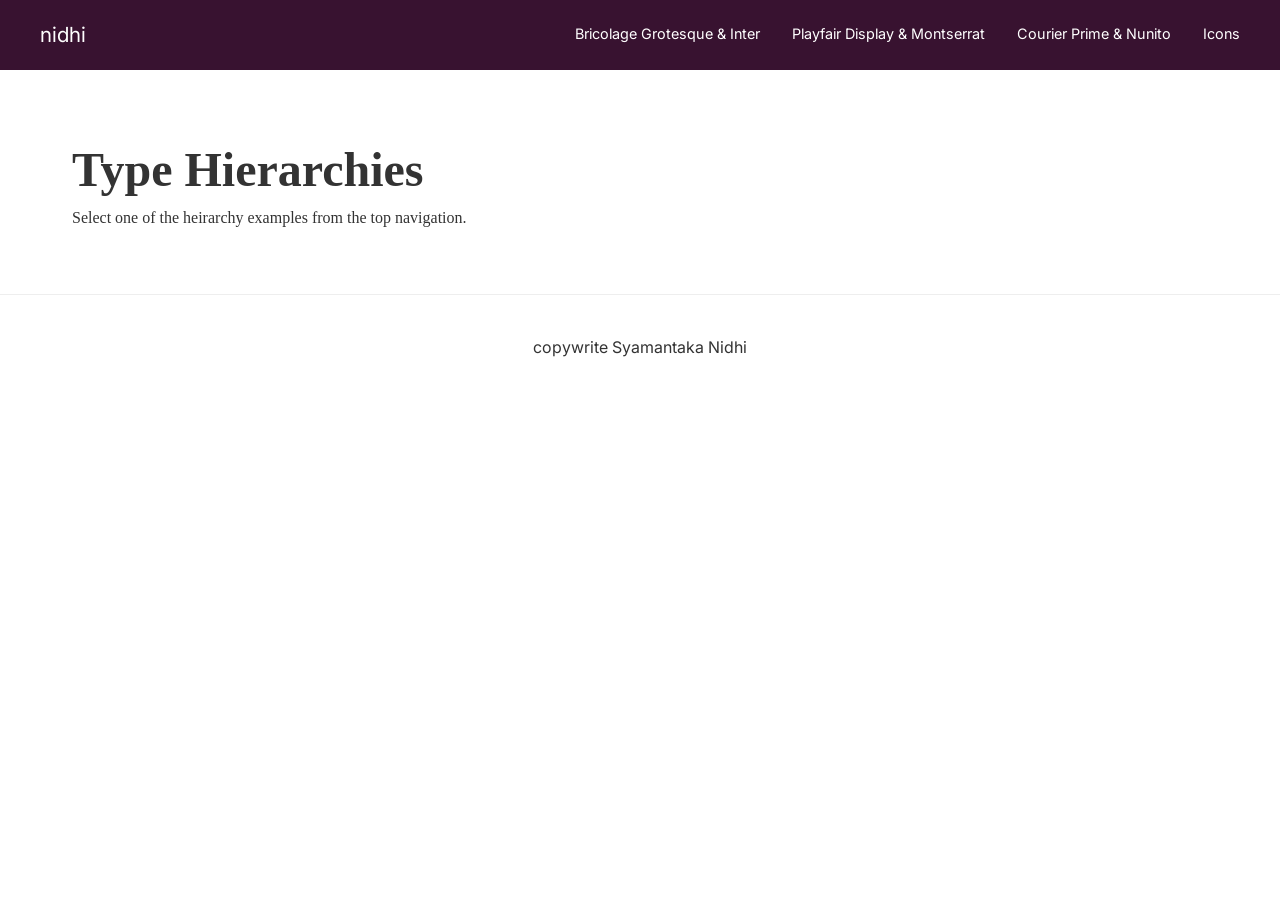
<file: index.html>
<!DOCTYPE html>
<html lang="en">
<head>
    <link rel="stylesheet" href="css/style.css">

    <link rel="preconnect" href="https://fonts.googleapis.com">
    <link rel="preconnect" href="https://fonts.gstatic.com" crossorigin>
    <link href="https://fonts.googleapis.com/css2?family=Bricolage+Grotesque:opsz,wdth,wght@12..96,75..100,200..800&family=Courier+Prime:ital,wght@0,400;0,700;1,400;1,700&family=Inter:ital,opsz,wght@0,14..32,100..900;1,14..32,100..900&family=Montserrat:ital,wght@0,100..900;1,100..900&family=Nunito:ital,wght@0,200..1000;1,200..1000&family=Playfair+Display:ital,wght@0,400..900;1,400..900&display=swap" rel="stylesheet">


    <style>
        h1 { font-family: var(--font-heading-1); font-size: 3rem; }
        p { font-family: var(--font-body-1); }
    </style>
</head>

<body>
    <nav>
        <a href="#" class="logo-link">nidhi</a>
        <ul class="nav-links">
            <li><a href="typehierarchies/pair1.html">Bricolage Grotesque & Inter</a></li>
            <li><a href="typehierarchies/pair2.html">Playfair Display & Montserrat</a></li>
            <li><a href="typehierarchies/pair3.html">Courier Prime & Nunito</a></li>
            <li><a href="icons.html">Icons</a></li>
        </ul>
    </nav>

    <main>
        <section class="placeholder-section">
            <h1>Type Hierarchies</h1>
            <p>Select one of the heirarchy examples from the top navigation.</p>
        </section>
    </main>

    <footer class="footer-cy py-3 mx-5 border-top border-3">
    <p>
      copywrite Syamantaka Nidhi
    </p>
  </footer>

</body>
</html>
</file>
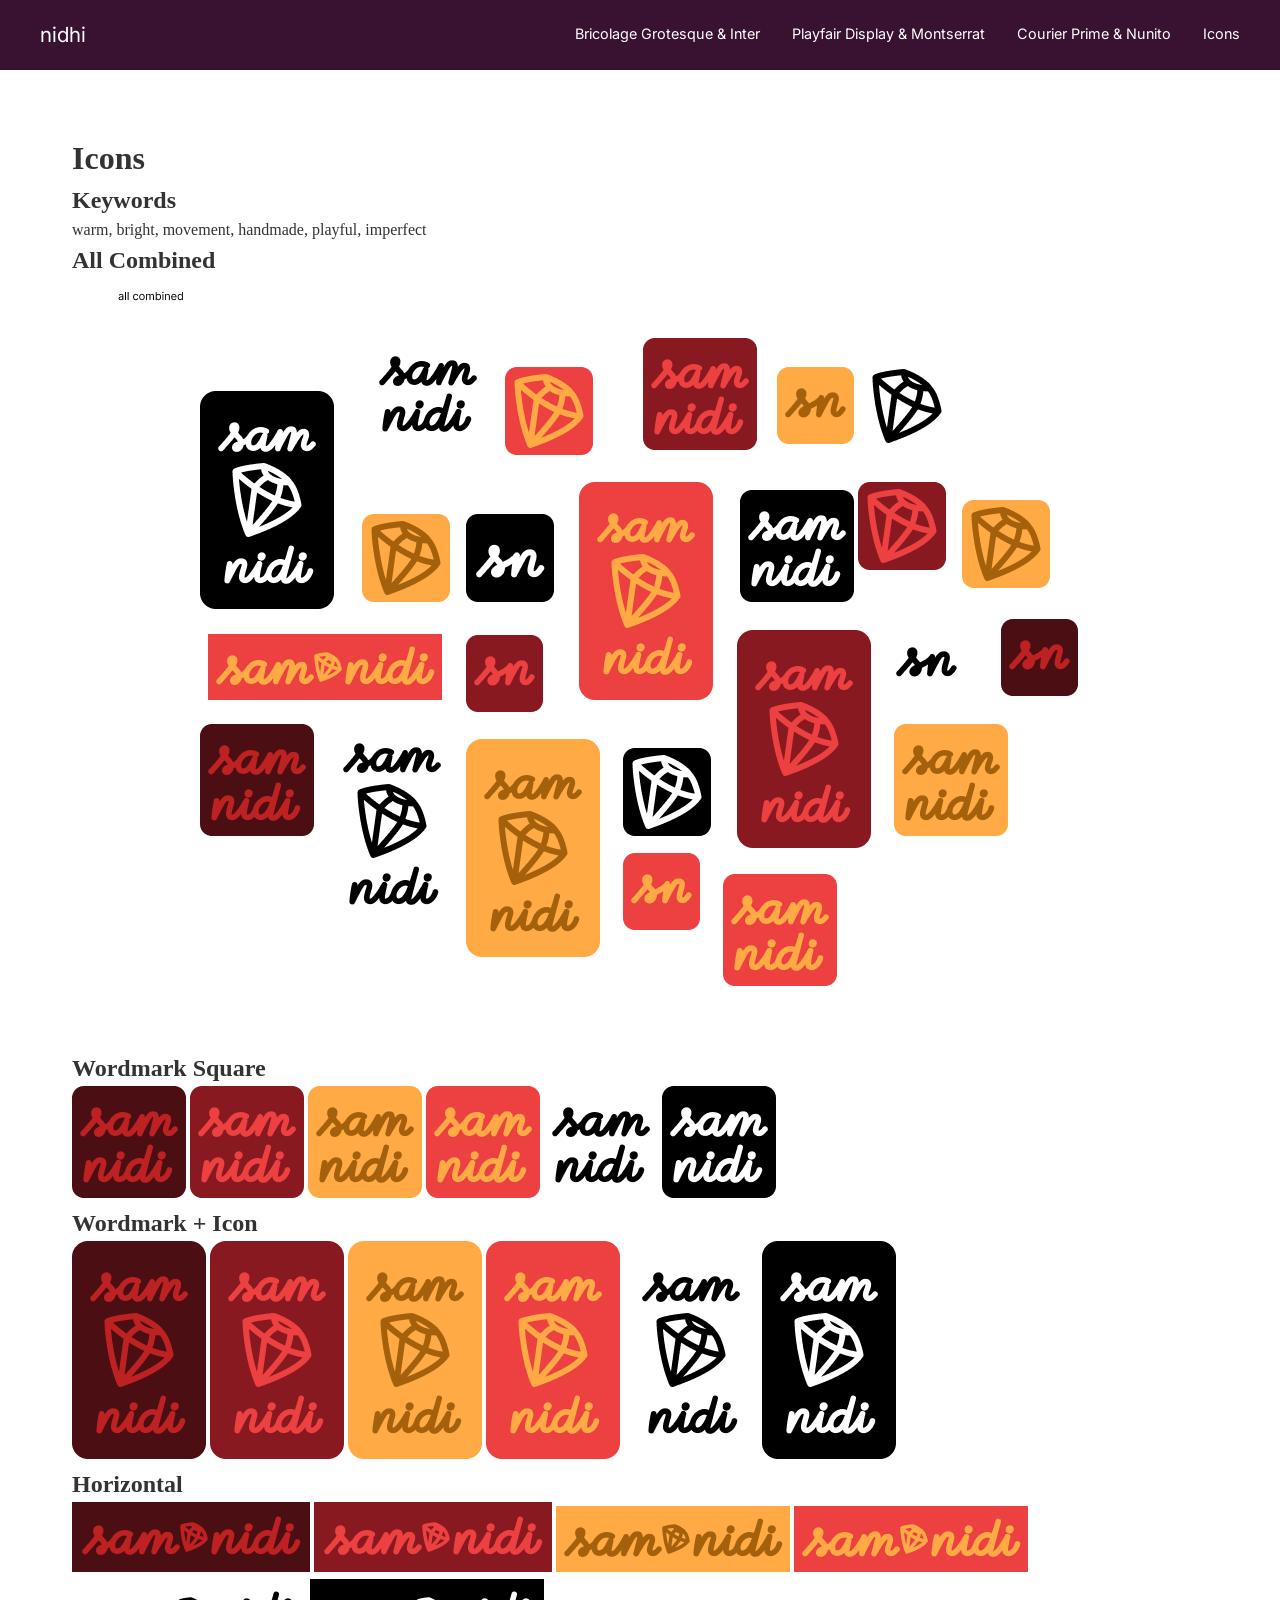
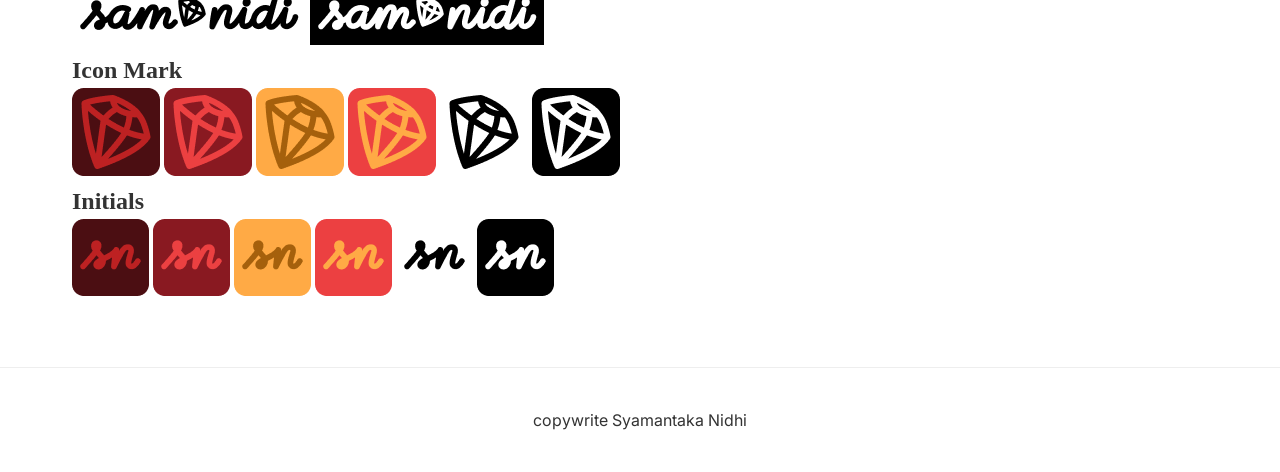
<file: icons.html>
<!DOCTYPE html>
<html lang="en">
<head>
    <link rel="stylesheet" href="css/style.css">
    <link rel="preconnect" href="https://fonts.googleapis.com">
    <link rel="preconnect" href="https://fonts.gstatic.com" crossorigin>
    <link href="https://fonts.googleapis.com/css2?family=Bricolage+Grotesque:opsz,wdth,wght@12..96,75..100,200..800&family=Courier+Prime:ital,wght@0,400;0,700;1,400;1,700&family=Inter:ital,opsz,wght@0,14..32,100..900;1,14..32,100..900&family=Montserrat:ital,wght@0,100..900;1,100..900&family=Nunito:ital,wght@0,200..1000;1,200..1000&family=Playfair+Display:ital,wght@0,400..900;1,400..900&display=swap" rel="stylesheet">
</head>
<body>
    <nav>
        <a href="index.html" class="logo-link">nidhi</a>
        <ul class="nav-links">
            <li><a href="typehierarchies/pair1.html">Bricolage Grotesque & Inter</a></li>
            <li><a href="typehierarchies/pair2.html">Playfair Display & Montserrat</a></li>
            <li><a href="typehierarchies/pair3.html">Courier Prime & Nunito</a></li>
            <li><a href="#">Icons</a></li>
        </ul>
    </nav>
    <main>
        <h1>Icons</h1>

        <div class="all-combined">
            <h2>Keywords</h2>
            <p>warm, bright, movement, handmade, playful, imperfect</p>
        </div>

        <!-- All logos combined — centered -->
        <div class="all-combined">
            <h2>All Combined</h2>
            <img src="images/icons/all combined.png" alt="All logos combined">
        </div>

        <!-- Section 1: Wordmark (Square) -->
        <div>
            <section>
            <h2>Wordmark Square</h2>
            <img src="images/icons/wordmarksquare1.png" alt="Wordmark variant 1">
            <img src="images/icons/wordmarksquare2.png" alt="Wordmark variant 2">
            <img src="images/icons/wordmarksquare3.png" alt="Wordmark variant 3">
            <img src="images/icons/wordmarksquare4.png" alt="Wordmark variant 4">
            <img src="images/icons/wordmarksquare5.png" alt="Wordmark variant 5">
            <img src="images/icons/wordmarksquare6.png" alt="Wordmark variant 6">
             </section>
        </div>
        

        <!-- Section 2: Wordmark + Icon (Portrait) -->
        <div>
        <section>
            <h2>Wordmark + Icon</h2>
            <img src="images/icons/wordmarkportrait1.png" alt="Wordmark + icon variant 1">
            <img src="images/icons/wordmarkportrait2.png" alt="Wordmark + icon variant 2">
            <img src="images/icons/wordmarkportrait3.png" alt="Wordmark + icon variant 3">
            <img src="images/icons/wordmarkportrait4.png" alt="Wordmark + icon variant 4">
            <img src="images/icons/wordmarkportrait5.png" alt="Wordmark + icon variant 5">
            <img src="images/icons/wordmarkportrait6.png" alt="Wordmark + icon variant 6">
        </section>
        </div>

        <!-- Section 3: Horizontal Lockup -->
        <div>
        <section>
            <h2>Horizontal</h2>
            <img src="images/icons/horizontal1.png" alt="Horizontal lockup variant 1">
            <img src="images/icons/horizontal2.png" alt="Horizontal lockup variant 2">
            <img src="images/icons/horizontal3.png" alt="Horizontal lockup variant 3">
            <img src="images/icons/horizontal4.png" alt="Horizontal lockup variant 4">
            <img src="images/icons/horizontal5.png" alt="Horizontal lockup variant 5">
            <img src="images/icons/horizontal6.png" alt="Horizontal lockup variant 6">
        </section>
        </div>

        <!-- Section 4: Icon Mark Only -->
        <div>
        <section>
            <h2>Icon Mark</h2>
            <img src="images/icons/logo1.png" alt="Icon mark variant 1">
            <img src="images/icons/logo2.png" alt="Icon mark variant 2">
            <img src="images/icons/logo3.png" alt="Icon mark variant 3">
            <img src="images/icons/logo4.png" alt="Icon mark variant 4">
            <img src="images/icons/logo5.png" alt="Icon mark variant 5">
            <img src="images/icons/logo6.png" alt="Icon mark variant 6">
        </section>
        </div>

        <!-- Section 5: Initials Mark -->
        <div>
        <section>
            <h2>Initials</h2>
            <img src="images/icons/initials1.png" alt="Initials variant 1">
            <img src="images/icons/initials2.png" alt="Initials variant 2">
            <img src="images/icons/initials3.png" alt="Initials variant 3">
            <img src="images/icons/initials4.png" alt="Initials variant 4">
            <img src="images/icons/initials5.png" alt="Initials variant 5">
            <img src="images/icons/initials6.png" alt="Initials variant 6">
        </section>
        </div>

    </main>
    <footer class="footer-cy py-3 mx-5 border-top border-3">
    <p>
      copywrite Syamantaka Nidhi
    </p>
  </footer>
</body>
</html>
</file>
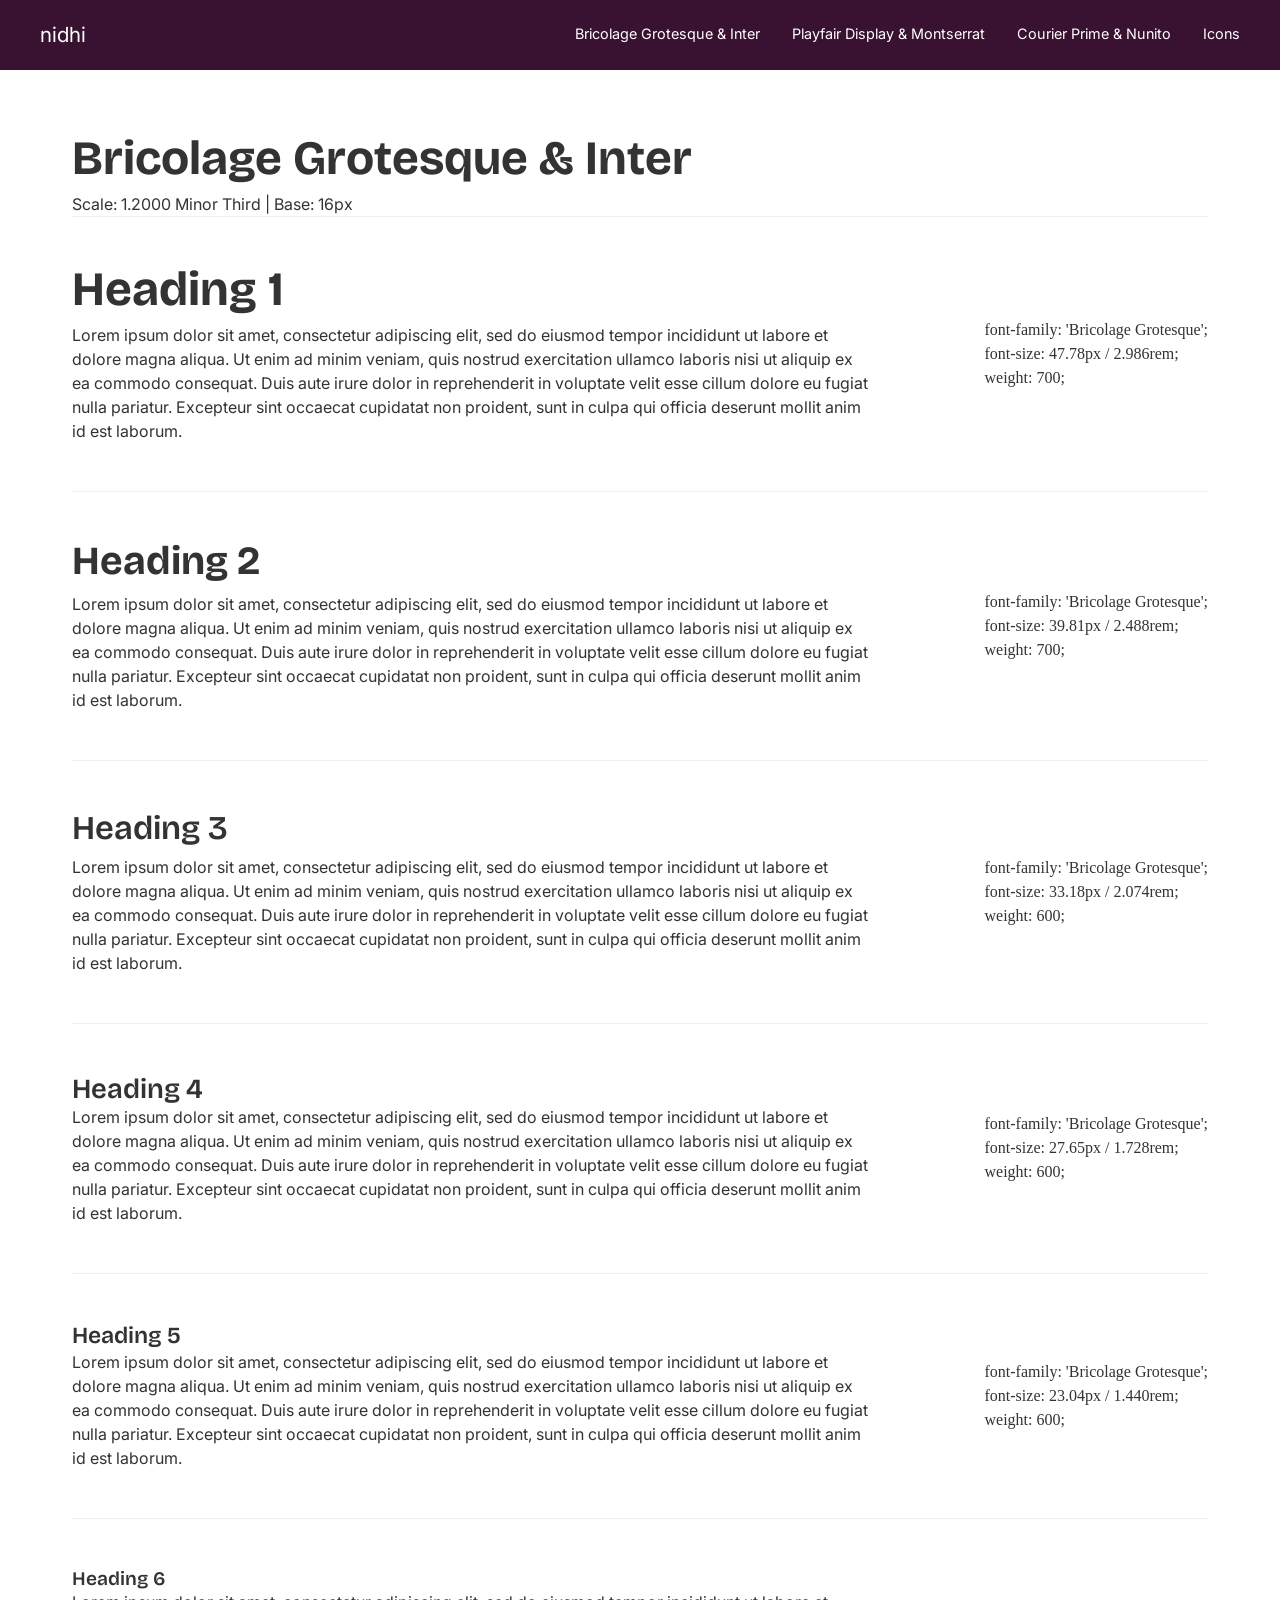
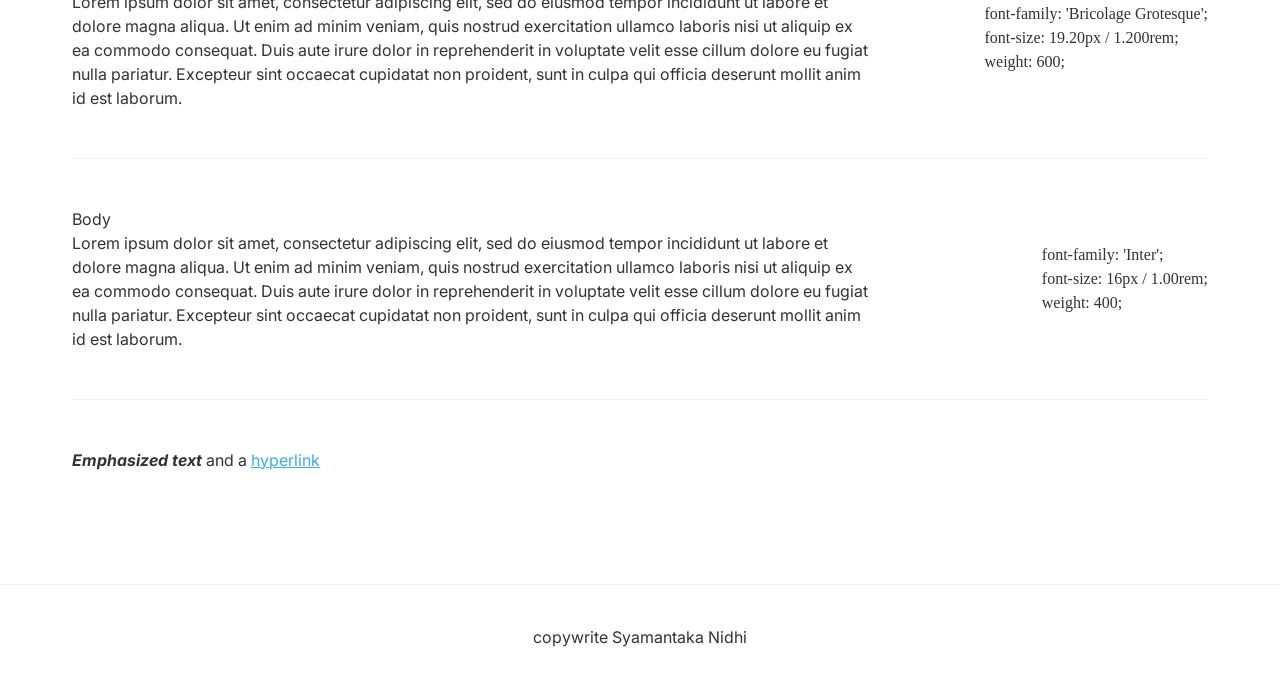
<file: typehierarchies/pair1.html>
<!DOCTYPE html>
<html lang="en">

<head>
    <link rel="stylesheet" href="../css/style.css">
    
    <link rel="preconnect" href="https://fonts.googleapis.com">
    <link rel="preconnect" href="https://fonts.gstatic.com" crossorigin>
    <link href="https://fonts.googleapis.com/css2?family=Bricolage+Grotesque:opsz,wdth,wght@12..96,75..100,200..800&family=Courier+Prime:ital,wght@0,400;0,700;1,400;1,700&family=Inter:ital,opsz,wght@0,14..32,100..900;1,14..32,100..900&family=Montserrat:ital,wght@0,100..900;1,100..900&family=Nunito:ital,wght@0,200..1000;1,200..1000&family=Playfair+Display:ital,wght@0,400..900;1,40₀ ..9₀₀&display=swap" rel="stylesheet">
    
    <style>
        .p1-h1, .p1-h2, .p1-h3, .p1-h4, .p1-h5, .p1-h6 { 
            font-family: 'Bricolage Grotesque', sans-serif !important; 
        }

        
        .p, .p1-body, .hyperlink { 
            font-family: 'Inter', sans-serif !important; 
        }

    </style>
</head>

<body>
    <nav>
        <a href="../index.html" class="logo-link">nidhi</a>
        <ul class="nav-links">
            <li><a href="pair1.html">Bricolage Grotesque & Inter</a></li>
            <li><a href="pair2.html">Playfair Display & Montserrat</a></li>
            <li><a href="pair3.html">Courier Prime & Nunito</a></li>
            <li><a href="../icons.html">Icons</a></li>
        </ul>
    </nav>
    <main>
        <div class="pairing-header">
            <h1 class="p1-h1">Bricolage Grotesque & Inter</h1>
            <p class="p">Scale: 1.2000 Minor Third | Base: 16px</p>
        </div>

        <div class="type-row">
            <div class="type-example">
                <h1 class="p1-h1">Heading 1</h1>
                <p class="p1-body">Lorem ipsum dolor sit amet, consectetur adipiscing elit, sed do eiusmod tempor incididunt ut labore et dolore magna aliqua. Ut enim ad minim veniam, quis nostrud exercitation ullamco laboris nisi ut aliquip ex ea commodo consequat. Duis aute irure dolor in reprehenderit in voluptate velit esse cillum dolore eu fugiat nulla pariatur. Excepteur sint occaecat cupidatat non proident, sunt in culpa qui officia deserunt mollit anim id est laborum.</p>
            </div>
            <div class="type-metadata">
                font-family: 'Bricolage Grotesque';<br>font-size: 47.78px / 2.986rem;<br>weight: 700;
            </div>
        </div>

        <div class="type-row">
            <div class="type-example">
                <h2 class="p1-h2">Heading 2</h2>
                <p class="p1-body">Lorem ipsum dolor sit amet, consectetur adipiscing elit, sed do eiusmod tempor incididunt ut labore et dolore magna aliqua. Ut enim ad minim veniam, quis nostrud exercitation ullamco laboris nisi ut aliquip ex ea commodo consequat. Duis aute irure dolor in reprehenderit in voluptate velit esse cillum dolore eu fugiat nulla pariatur. Excepteur sint occaecat cupidatat non proident, sunt in culpa qui officia deserunt mollit anim id est laborum.</p>
            </div>
            <div class="type-metadata">
                font-family: 'Bricolage Grotesque';<br>font-size: 39.81px / 2.488rem;<br>weight: 700;
            </div>
        </div>

        <div class="type-row">
            <div class="type-example">
                <h3 class="p1-h3">Heading 3</h3>
                <p class="p1-body">Lorem ipsum dolor sit amet, consectetur adipiscing elit, sed do eiusmod tempor incididunt ut labore et dolore magna aliqua. Ut enim ad minim veniam, quis nostrud exercitation ullamco laboris nisi ut aliquip ex ea commodo consequat. Duis aute irure dolor in reprehenderit in voluptate velit esse cillum dolore eu fugiat nulla pariatur. Excepteur sint occaecat cupidatat non proident, sunt in culpa qui officia deserunt mollit anim id est laborum.</p>
            </div>
            <div class="type-metadata">
                font-family: 'Bricolage Grotesque';<br>font-size: 33.18px / 2.074rem;<br>weight: 600;
            </div>
        </div>

        <div class="type-row">
            <div class="type-example">
                <h4 class="p1-h4">Heading 4</h4>
                <p class="p1-body">Lorem ipsum dolor sit amet, consectetur adipiscing elit, sed do eiusmod tempor incididunt ut labore et dolore magna aliqua. Ut enim ad minim veniam, quis nostrud exercitation ullamco laboris nisi ut aliquip ex ea commodo consequat. Duis aute irure dolor in reprehenderit in voluptate velit esse cillum dolore eu fugiat nulla pariatur. Excepteur sint occaecat cupidatat non proident, sunt in culpa qui officia deserunt mollit anim id est laborum.</p>
            </div>
            <div class="type-metadata">
                font-family: 'Bricolage Grotesque';<br>font-size: 27.65px / 1.728rem;<br>weight: 600;
            </div>
        </div>

        <div class="type-row">
            <div class="type-example">
                <h5 class="p1-h5">Heading 5</h5>
                <p class="p1-body">Lorem ipsum dolor sit amet, consectetur adipiscing elit, sed do eiusmod tempor incididunt ut labore et dolore magna aliqua. Ut enim ad minim veniam, quis nostrud exercitation ullamco laboris nisi ut aliquip ex ea commodo consequat. Duis aute irure dolor in reprehenderit in voluptate velit esse cillum dolore eu fugiat nulla pariatur. Excepteur sint occaecat cupidatat non proident, sunt in culpa qui officia deserunt mollit anim id est laborum.</p>
            </div>
            <div class="type-metadata">
                font-family: 'Bricolage Grotesque';<br>font-size: 23.04px / 1.440rem;<br>weight: 600;
            </div>
        </div>

        <div class="type-row">
            <div class="type-example">
                <h6 class="p1-h6">Heading 6</h6>
                <p class="p1-body">Lorem ipsum dolor sit amet, consectetur adipiscing elit, sed do eiusmod tempor incididunt ut labore et dolore magna aliqua. Ut enim ad minim veniam, quis nostrud exercitation ullamco laboris nisi ut aliquip ex ea commodo consequat. Duis aute irure dolor in reprehenderit in voluptate velit esse cillum dolore eu fugiat nulla pariatur. Excepteur sint occaecat cupidatat non proident, sunt in culpa qui officia deserunt mollit anim id est laborum.</p>
            </div>
            <div class="type-metadata">
                font-family: 'Bricolage Grotesque';<br>font-size: 19.20px / 1.200rem;<br>weight: 600;
            </div>
        </div>

        <div class="type-row">
            <div class="type-example">
                <p class="p1-body">Body</p>
                <p class="p1-body">Lorem ipsum dolor sit amet, consectetur adipiscing elit, sed do eiusmod tempor incididunt ut labore et dolore magna aliqua. Ut enim ad minim veniam, quis nostrud exercitation ullamco laboris nisi ut aliquip ex ea commodo consequat. Duis aute irure dolor in reprehenderit in voluptate velit esse cillum dolore eu fugiat nulla pariatur. Excepteur sint occaecat cupidatat non proident, sunt in culpa qui officia deserunt mollit anim id est laborum.</p>
            </div>
            <div class="type-metadata">
                font-family: 'Inter';<br>font-size: 16px / 1.00rem;<br>weight: 400;
            </div>
        </div>

        <div class="type-row">
            <div class="type-example">
               <p class="p1-body .emphasized"> <span class="emphasized">Emphasized text</span> and a <a href="#" class="hyperlink">hyperlink</a> </p>
            </div>
            <!-- <div class="type-metadata">
                font-family: 'Bricolage Grotesque';<br>font-size: 16px / 1.00rem;<br>weight: 700;
            </div> -->
        </div>

    </main>
    <footer class="footer-cy py-3 mx-5 border-top border-3">
    <p>
      copywrite Syamantaka Nidhi
    </p>
  </footer>
</body>
</file>
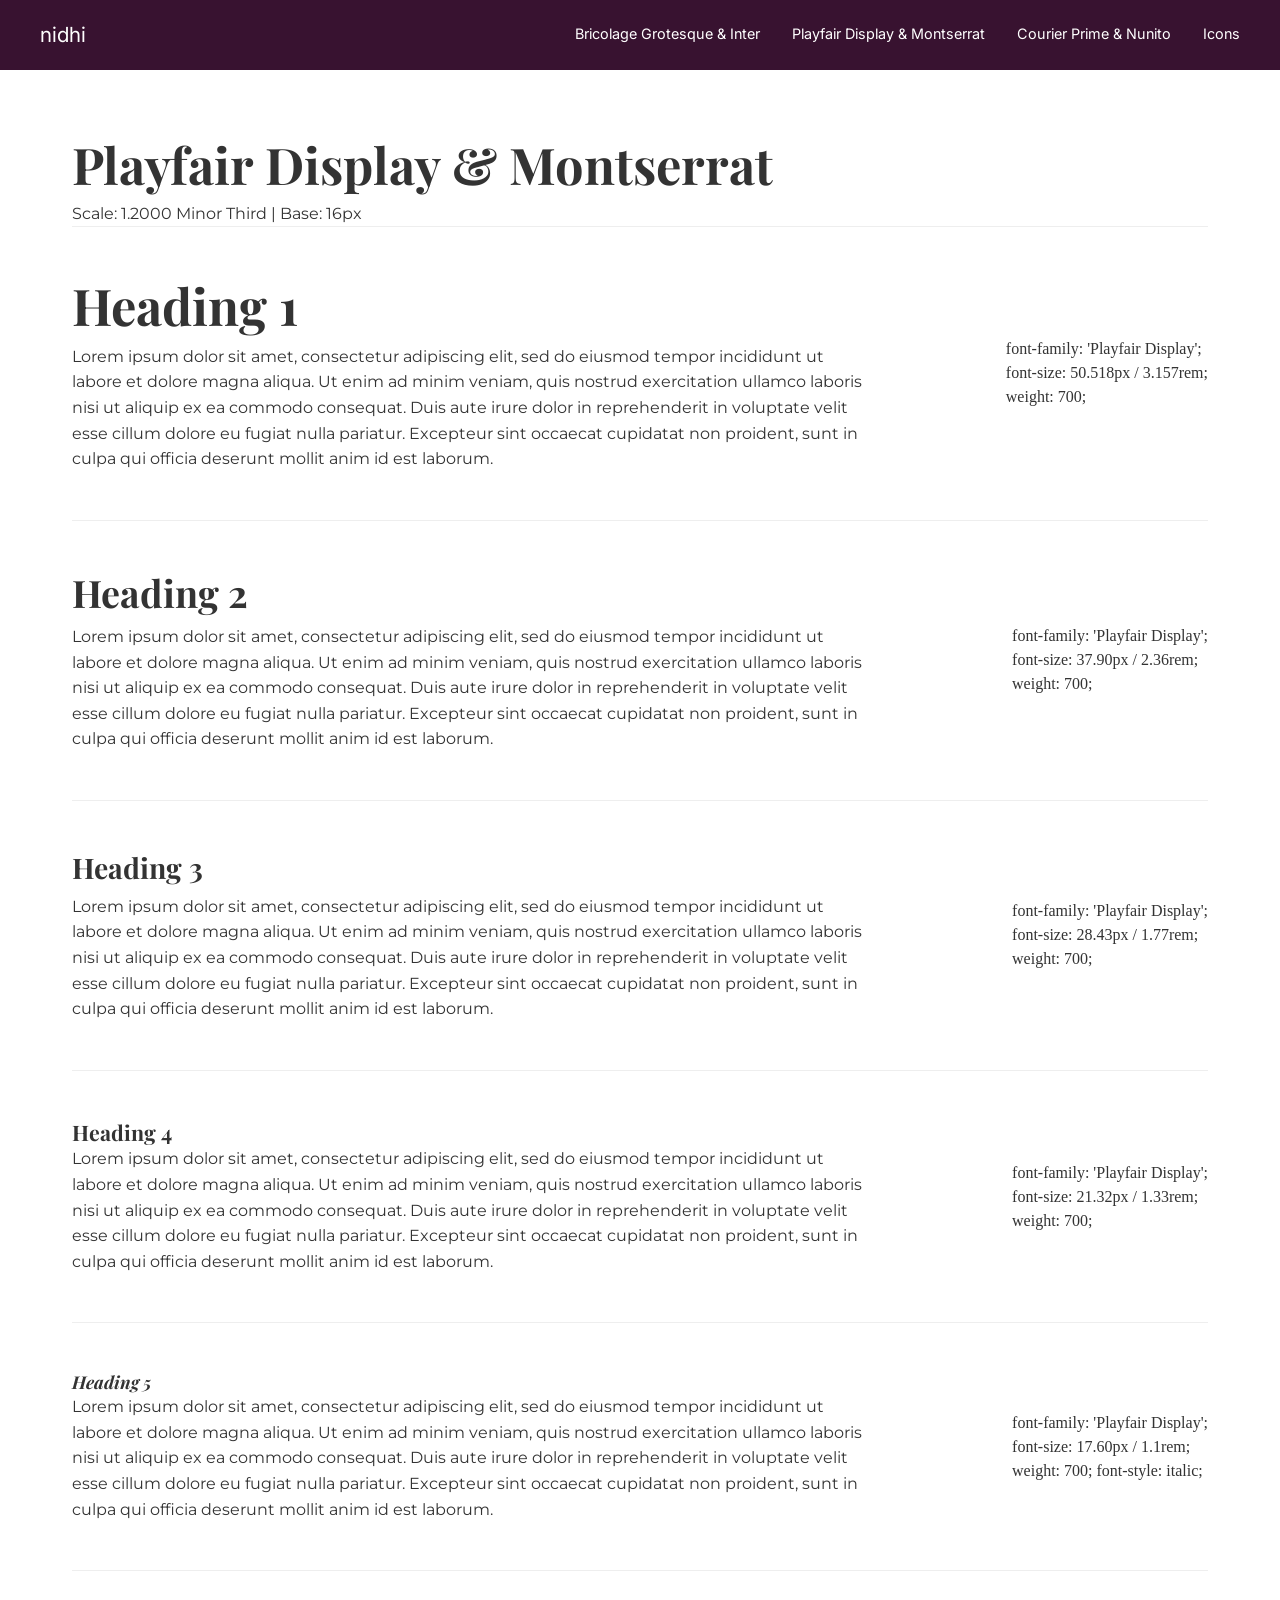
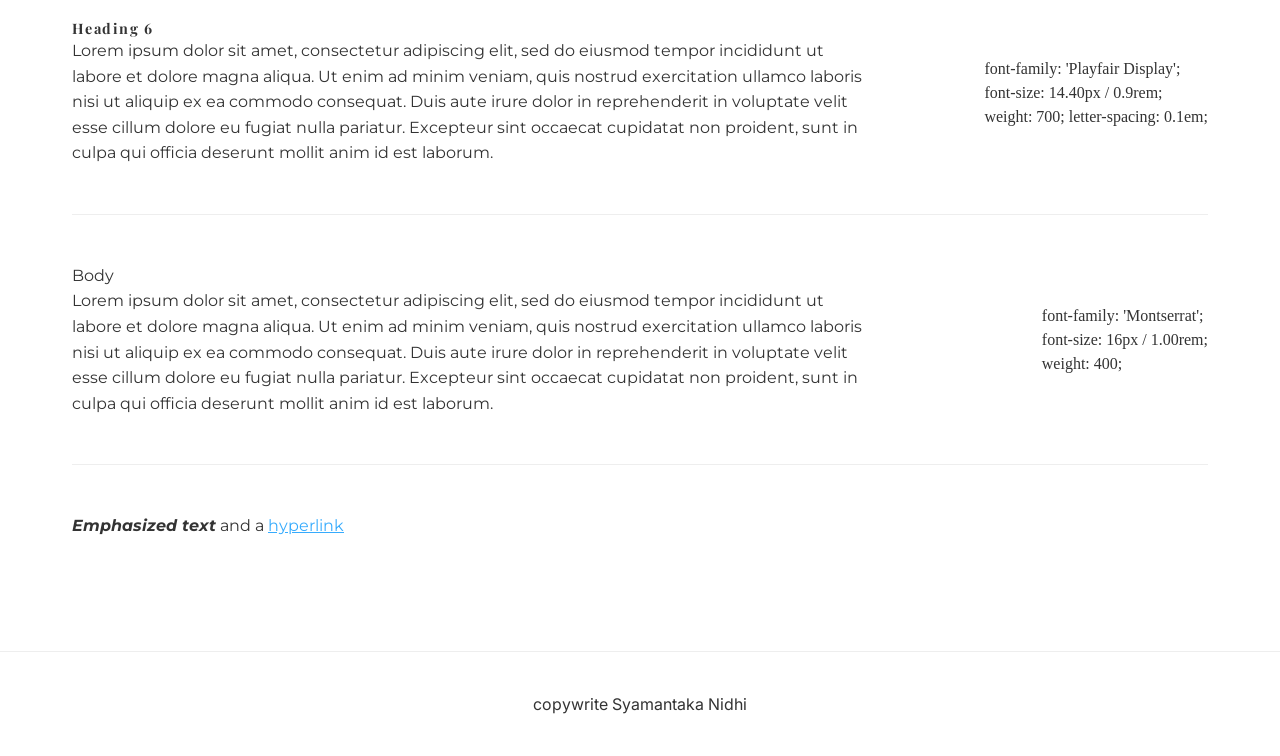
<file: typehierarchies/pair2.html>
<!DOCTYPE html>
<html lang="en">

<head>
    <link rel="stylesheet" href="../css/style.css">

    <link rel="preconnect" href="https://fonts.googleapis.com">
    <link rel="preconnect" href="https://fonts.gstatic.com" crossorigin>
    <link href="https://fonts.googleapis.com/css2?family=Bricolage+Grotesque:opsz,wdth,wght@12..96,75..100,200..800&family=Courier+Prime:ital,wght@0,400;0,700;1,400;1,700&family=Inter:ital,opsz,wght@0,14..32,100..900;1,14..32,100..900&family=Montserrat:ital,wght@0,100..900;1,100..900&family=Nunito:ital,wght@0,200..1000;1,200..1000&family=Playfair+Display:ital,wght@0,400..900;1,400..900&display=swap" rel="stylesheet">


<style>
        .p2-h1, .p2-h2, .p2-h3, .p2-h4, .p2-h5, .p2-h6 { 
            font-family: 'Playfair Display', sans-serif !important; 
        }

        
        .p, .p2-body, .hyperlink { 
            font-family: 'Montserrat', sans-serif !important; 
        }

    </style>
</head>

<body>
    <nav>
        <a href="../index.html" class="logo-link">nidhi</a>
        <ul class="nav-links">
            <li><a href="pair1.html">Bricolage Grotesque & Inter</a></li>
            <li><a href="pair2.html">Playfair Display & Montserrat</a></li>
            <li><a href="pair3.html">Courier Prime & Nunito</a></li>
            <li><a href="../icons.html">Icons</a></li>
        </ul>
    </nav>
    <main>
        <div class="pairing-header">
            <h1 class="p2-h1">Playfair Display & Montserrat</h1>
            <p class="p">Scale: 1.2000 Minor Third | Base: 16px</p> 
        </div>

        <div class="type-row">
            <div class="type-example">
                <h1 class="p2-h1">Heading 1</h1>
                <p class="p2-body">Lorem ipsum dolor sit amet, consectetur adipiscing elit, sed do eiusmod tempor incididunt ut labore et dolore magna aliqua. Ut enim ad minim veniam, quis nostrud exercitation ullamco laboris nisi ut aliquip ex ea commodo consequat. Duis aute irure dolor in reprehenderit in voluptate velit esse cillum dolore eu fugiat nulla pariatur. Excepteur sint occaecat cupidatat non proident, sunt in culpa qui officia deserunt mollit anim id est laborum.</p>
            </div>
            <div class="type-metadata">
                font-family: 'Playfair Display';<br>font-size: 50.518px / 3.157rem;<br>weight: 700;
            </div>
        </div>

        <div class="type-row">
            <div class="type-example">
                <h2 class="p2-h2">Heading 2</h2>
                <p class="p2-body">Lorem ipsum dolor sit amet, consectetur adipiscing elit, sed do eiusmod tempor incididunt ut labore et dolore magna aliqua. Ut enim ad minim veniam, quis nostrud exercitation ullamco laboris nisi ut aliquip ex ea commodo consequat. Duis aute irure dolor in reprehenderit in voluptate velit esse cillum dolore eu fugiat nulla pariatur. Excepteur sint occaecat cupidatat non proident, sunt in culpa qui officia deserunt mollit anim id est laborum.</p>
            </div>
            <div class="type-metadata">
                font-family: 'Playfair Display';<br>font-size: 37.90px / 2.36rem;<br>weight: 700;
            </div>
        </div>

        <div class="type-row">
            <div class="type-example">
                <h3 class="p2-h3">Heading 3</h3>
                <p class="p2-body">Lorem ipsum dolor sit amet, consectetur adipiscing elit, sed do eiusmod tempor incididunt ut labore et dolore magna aliqua. Ut enim ad minim veniam, quis nostrud exercitation ullamco laboris nisi ut aliquip ex ea commodo consequat. Duis aute irure dolor in reprehenderit in voluptate velit esse cillum dolore eu fugiat nulla pariatur. Excepteur sint occaecat cupidatat non proident, sunt in culpa qui officia deserunt mollit anim id est laborum.</p>
            </div>
            <div class="type-metadata">
                font-family: 'Playfair Display';<br>font-size: 28.43px / 1.77rem;<br>weight: 700;
            </div>
        </div>

        <div class="type-row">
            <div class="type-example">
                <h4 class="p2-h4">Heading 4</h4>
                <p class="p2-body">Lorem ipsum dolor sit amet, consectetur adipiscing elit, sed do eiusmod tempor incididunt ut labore et dolore magna aliqua. Ut enim ad minim veniam, quis nostrud exercitation ullamco laboris nisi ut aliquip ex ea commodo consequat. Duis aute irure dolor in reprehenderit in voluptate velit esse cillum dolore eu fugiat nulla pariatur. Excepteur sint occaecat cupidatat non proident, sunt in culpa qui officia deserunt mollit anim id est laborum.</p>
            </div>
            <div class="type-metadata">
                font-family: 'Playfair Display';<br>font-size: 21.32px / 1.33rem;<br>weight: 700;
            </div>
        </div>

        <div class="type-row">
            <div class="type-example">
                <h5 class="p2-h5">Heading 5</h5>
                <p class="p2-body">Lorem ipsum dolor sit amet, consectetur adipiscing elit, sed do eiusmod tempor incididunt ut labore et dolore magna aliqua. Ut enim ad minim veniam, quis nostrud exercitation ullamco laboris nisi ut aliquip ex ea commodo consequat. Duis aute irure dolor in reprehenderit in voluptate velit esse cillum dolore eu fugiat nulla pariatur. Excepteur sint occaecat cupidatat non proident, sunt in culpa qui officia deserunt mollit anim id est laborum.</p>
            </div>
            <div class="type-metadata">
                font-family: 'Playfair Display';<br>font-size: 17.60px / 1.1rem;<br>weight: 700; font-style: italic;
            </div>
        </div>

        <div class="type-row">
            <div class="type-example">
                <h6 class="p2-h6">Heading 6</h6>
                <p class="p2-body">Lorem ipsum dolor sit amet, consectetur adipiscing elit, sed do eiusmod tempor incididunt ut labore et dolore magna aliqua. Ut enim ad minim veniam, quis nostrud exercitation ullamco laboris nisi ut aliquip ex ea commodo consequat. Duis aute irure dolor in reprehenderit in voluptate velit esse cillum dolore eu fugiat nulla pariatur. Excepteur sint occaecat cupidatat non proident, sunt in culpa qui officia deserunt mollit anim id est laborum.</p>
            </div>
            <div class="type-metadata">
                font-family: 'Playfair Display';<br>font-size: 14.40px / 0.9rem;<br>weight: 700; letter-spacing: 0.1em;
            </div>
        </div>

        <div class="type-row">
            <div class="type-example">
                <p class="p2-body">Body</p>
                <p class="p2-body">Lorem ipsum dolor sit amet, consectetur adipiscing elit, sed do eiusmod tempor incididunt ut labore et dolore magna aliqua. Ut enim ad minim veniam, quis nostrud exercitation ullamco laboris nisi ut aliquip ex ea commodo consequat. Duis aute irure dolor in reprehenderit in voluptate velit esse cillum dolore eu fugiat nulla pariatur. Excepteur sint occaecat cupidatat non proident, sunt in culpa qui officia deserunt mollit anim id est laborum.</p>
            </div>
            <div class="type-metadata">
                font-family: 'Montserrat';<br>font-size: 16px / 1.00rem;<br>weight: 400;
            </div>
        </div>

        <div class="type-row">
            <div class="type-example">
               <p class="p2-body .emphasized"> <span class="emphasized">Emphasized text</span> and a <a href="#" class="hyperlink">hyperlink</a> </p>
            </div>
            <!-- <div class="type-metadata">
                font-family: 'Playfair Display';<br>font-size: 16px / 1.00rem;<br>weight: 700;
            </div> -->
        </div>

    </main>
    <footer class="footer-cy py-3 mx-5 border-top border-3">
    <p>
      copywrite Syamantaka Nidhi
    </p>
  </footer>
</body>
</file>
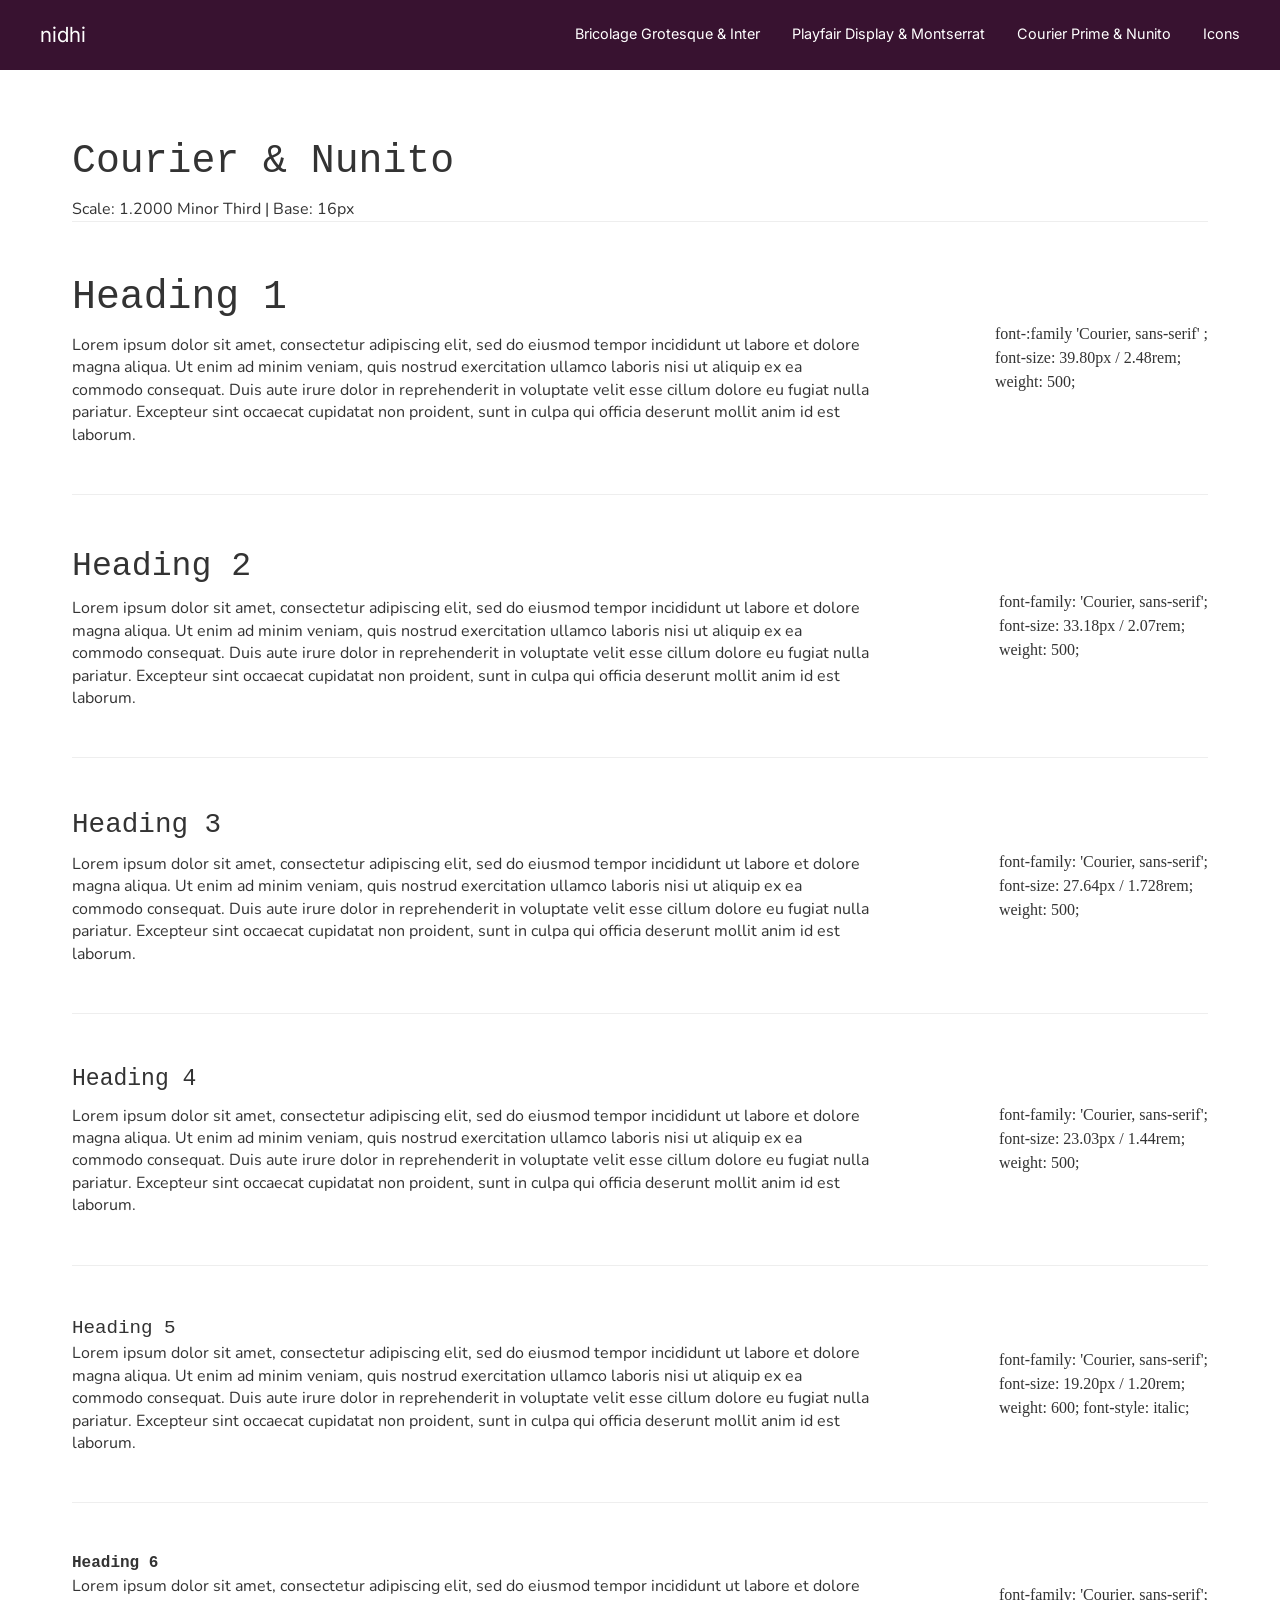
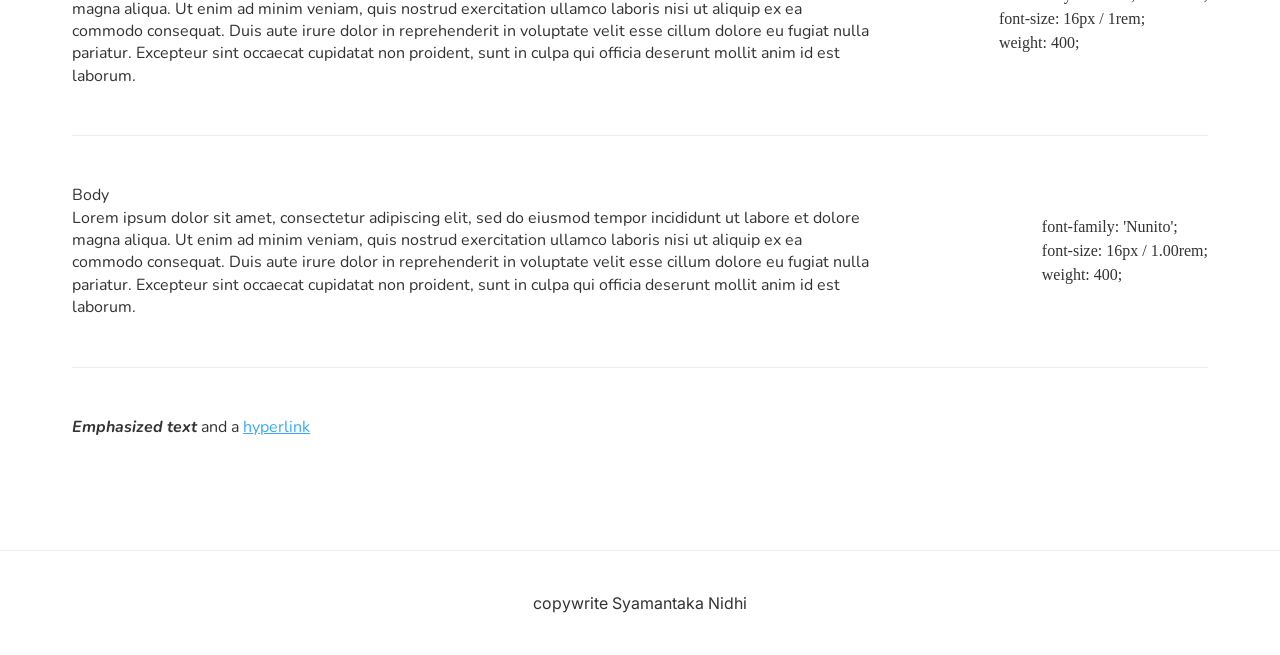
<file: typehierarchies/pair3.html>
<!DOCTYPE html>
<html lang="en">

<head>
    <link rel="stylesheet" href="../css/style.css">

    <link rel="preconnect" href="https://fonts.googleapis.com">
    <link rel="preconnect" href="https://fonts.gstatic.com" crossorigin>
    <link href="https://fonts.googleapis.com/css2?family=Bricolage+Grotesque:opsz,wdth,wght@12..96,75..100,200..800&family=Courier+Prime:ital,wght@0,400;0,700;1,400;1,700&family=Inter:ital,opsz,wght@0,14..32,100..900;1,14..32,100..900&family=Montserrat:ital,wght@0,100..900;1,100..900&family=Nunito:ital,wght@0,200..1000;1,200..1000&family=Playfair+Display:ital,wght@0,400..900;1,400..900&display=swap" rel="stylesheet">

<style>
        .p3-h1, .p3-h2, .p3-h3, .p3-h4, .p3-h5, .p3-h6 { 
            font-family: 'Courier', sans-serif !important; 
        }

        
        .p, .p3-body, .hyperlink { 
            font-family: 'Nunito', sans-serif !important; 
        }

    </style>
</head>

<body>
    <nav>
        <a href="../index.html" class="logo-link">nidhi</a>
        <ul class="nav-links">
            <li><a href="pair1.html">Bricolage Grotesque & Inter</a></li>
            <li><a href="pair2.html">Playfair Display & Montserrat</a></li>
            <li><a href="pair3.html">Courier Prime & Nunito</a></li>
            <li><a href="../icons.html">Icons</a></li>
        </ul>
    </nav>
    <main>
        <div class="pairing-header">
            <h1 class="p3-h1">Courier & Nunito</h1> 
            <p class="p">Scale: 1.2000 Minor Third | Base: 16px</p>
        </div>

        <div class="type-row">
            <div class="type-example">
                <h1 class="p3-h1">Heading 1</h1>
                <p class="p3-body">Lorem ipsum dolor sit amet, consectetur adipiscing elit, sed do eiusmod tempor incididunt ut labore et dolore magna aliqua. Ut enim ad minim veniam, quis nostrud exercitation ullamco laboris nisi ut aliquip ex ea commodo consequat. Duis aute irure dolor in reprehenderit in voluptate velit esse cillum dolore eu fugiat nulla pariatur. Excepteur sint occaecat cupidatat non proident, sunt in culpa qui officia deserunt mollit anim id est laborum.</p>
            </div>
            <div class="type-metadata">
                font-:family 'Courier, sans-serif' ;<br>font-size: 39.80px / 2.48rem;<br>weight: 500;
            </div>
        </div>

        <div class="type-row">
            <div class="type-example">
                <h2 class="p3-h2">Heading 2</h2>
                <p class="p3-body">Lorem ipsum dolor sit amet, consectetur adipiscing elit, sed do eiusmod tempor incididunt ut labore et dolore magna aliqua. Ut enim ad minim veniam, quis nostrud exercitation ullamco laboris nisi ut aliquip ex ea commodo consequat. Duis aute irure dolor in reprehenderit in voluptate velit esse cillum dolore eu fugiat nulla pariatur. Excepteur sint occaecat cupidatat non proident, sunt in culpa qui officia deserunt mollit anim id est laborum.</p>
            </div>
            <div class="type-metadata">
                font-family: 'Courier, sans-serif';<br>font-size: 33.18px / 2.07rem;<br>weight: 500;
            </div>
        </div>

        <div class="type-row">
            <div class="type-example">
                <h3 class="p3-h3">Heading 3</h3>
                <p class="p3-body">Lorem ipsum dolor sit amet, consectetur adipiscing elit, sed do eiusmod tempor incididunt ut labore et dolore magna aliqua. Ut enim ad minim veniam, quis nostrud exercitation ullamco laboris nisi ut aliquip ex ea commodo consequat. Duis aute irure dolor in reprehenderit in voluptate velit esse cillum dolore eu fugiat nulla pariatur. Excepteur sint occaecat cupidatat non proident, sunt in culpa qui officia deserunt mollit anim id est laborum.</p>
            </div>
            <div class="type-metadata">
                font-family: 'Courier, sans-serif';<br>font-size: 27.64px / 1.728rem;<br>weight: 500;
            </div>
        </div>

        <div class="type-row">
            <div class="type-example">
                <h4 class="p3-h4">Heading 4</h4>
                <p class="p3-body">Lorem ipsum dolor sit amet, consectetur adipiscing elit, sed do eiusmod tempor incididunt ut labore et dolore magna aliqua. Ut enim ad minim veniam, quis nostrud exercitation ullamco laboris nisi ut aliquip ex ea commodo consequat. Duis aute irure dolor in reprehenderit in voluptate velit esse cillum dolore eu fugiat nulla pariatur. Excepteur sint occaecat cupidatat non proident, sunt in culpa qui officia deserunt mollit anim id est laborum.</p>
            </div>
            <div class="type-metadata">
                font-family: 'Courier, sans-serif';<br>font-size: 23.03px / 1.44rem;<br>weight: 500;
            </div>
        </div>

        <div class="type-row">
            <div class="type-example">
                <h5 class="p3-h5">Heading 5</h5>
                <p class="p3-body">Lorem ipsum dolor sit amet, consectetur adipiscing elit, sed do eiusmod tempor incididunt ut labore et dolore magna aliqua. Ut enim ad minim veniam, quis nostrud exercitation ullamco laboris nisi ut aliquip ex ea commodo consequat. Duis aute irure dolor in reprehenderit in voluptate velit esse cillum dolore eu fugiat nulla pariatur. Excepteur sint occaecat cupidatat non proident, sunt in culpa qui officia deserunt mollit anim id est laborum.</p>
            </div>
            <div class="type-metadata">
                font-family: 'Courier, sans-serif';<br>font-size: 19.20px / 1.20rem;<br>weight: 600; font-style: italic;
            </div>
        </div>

        <div class="type-row">
            <div class="type-example">
                <h6 class="p3-h6">Heading 6</h6>
                <p class="p3-body">Lorem ipsum dolor sit amet, consectetur adipiscing elit, sed do eiusmod tempor incididunt ut labore et dolore magna aliqua. Ut enim ad minim veniam, quis nostrud exercitation ullamco laboris nisi ut aliquip ex ea commodo consequat. Duis aute irure dolor in reprehenderit in voluptate velit esse cillum dolore eu fugiat nulla pariatur. Excepteur sint occaecat cupidatat non proident, sunt in culpa qui officia deserunt mollit anim id est laborum.</p>
            </div>
            <div class="type-metadata">
                font-family: 'Courier, sans-serif';<br>font-size: 16px / 1rem;<br>weight: 400;
            </div>
        </div>

        <div class="type-row">
            <div class="type-example">
                <p class="p3-body">Body</p>
                <p class="p3-body">Lorem ipsum dolor sit amet, consectetur adipiscing elit, sed do eiusmod tempor incididunt ut labore et dolore magna aliqua. Ut enim ad minim veniam, quis nostrud exercitation ullamco laboris nisi ut aliquip ex ea commodo consequat. Duis aute irure dolor in reprehenderit in voluptate velit esse cillum dolore eu fugiat nulla pariatur. Excepteur sint occaecat cupidatat non proident, sunt in culpa qui officia deserunt mollit anim id est laborum.</p>
            </div>
            <div class="type-metadata">
                font-family: 'Nunito';<br>font-size: 16px / 1.00rem;<br>weight: 400;
            </div>
        </div>

        <div class="type-row">
            <div class="type-example">
               <p class="p3-body .emphasized"> <span class="emphasized">Emphasized text</span> and a <a href="#" class="hyperlink">hyperlink</a> </p>
            </div>
          
        </div>

    </main>
    <footer class="footer-cy py-3 mx-5 border-top border-3">
    <p>
      copywrite Syamantaka Nidhi
    </p>
  </footer>
</body>
</file>
<file: css/style.css>
/* Color Palette */
:root {
    --pink: #381230;   /* Light pink so black text is easy to read */
    --white: #ffffff;
    --black: #000000; 
    --gray-line: #eeeeee;
    --meta-color: #555555;
    --link-blue: #36ABFD;
}

* { box-sizing: border-box; margin: 0; padding: 0; }

/* Home Page Font Adjustment */
.home-page {
    font-family: 'Inter', sans-serif;
}

body { background-color: var(--white); color: #333; line-height: 1.5; }

/* --- Top Navigation Bar  --- */
nav {
    background-color: var(--pink) !important;
    padding: 1.2rem 2.5rem; 
    display: flex;
    justify-content: space-between;
    align-items: center;
    position: sticky;
    top: 0;
    z-index: 1000;
}

/* Forces the font to stay Inter and the color to stay White on every page */
.logo-link, 
.nav-links a {
    text-decoration: none;
    color: var(--white) !important;
    font-family: 'Inter', sans-serif !important; 
    font-weight: 400 !important;
    font-size: 0.9rem;
}

.nav-links a.active {
    font-weight: 700;           
    border-bottom: 2px solid; 
    opacity: 1;       
}

.logo-link { font-size: 1.3rem; }
.nav-links { list-style: none; display: flex; gap: 2rem; font-size: 0.9rem; }

/* Layout Structure */
main { max-width: 1200px; margin: 0 auto; padding: 4rem 2rem; }

.page-header { margin-bottom: 4rem; }

.type-row {
    display: flex;
    justify-content: space-between;
    align-items: center;
    padding: 3rem 0;
    border-top: 1px solid var(--gray-line);
}

.type-example {
    max-width: 800px;
    text-align: left;
}

.placeholder-section {
    align-items: center;
}

/* --- Centered Footer --- */
.footer-cy {
    text-align: center; /* Centered your name! */
    padding: 40px 20px;
    border-top: 1px solid var(--gray-line);
    font-family: 'Inter', sans-serif;
}

/* Typography elements */
.emphasized { font-style: italic; font-weight: 700; }
.hyperlink { color: var(--link-blue); text-decoration: underline; }

/* --- Pairing 1: Bricolage & Inter --- */
.p1-h1 { font-size: 2.986rem; font-weight: 700; line-height: 1.05; margin-bottom: 0.5rem; }
.p1-h2 { font-size: 2.488rem; font-weight: 700; line-height: 1.1; margin-bottom: 0.5rem; }
.p1-h3 { font-size: 2.074rem; font-weight: 600; line-height: 1.15; margin-bottom: 0.5rem; }
.p1-h4 { font-size: 1.728rem; font-weight: 600; line-height: 1.2; }
.p1-h5 { font-size: 1.440rem; font-weight: 600; line-height: 1.2; }
.p1-h6 { font-size: 1.200rem; font-weight: 600; line-height: 1.2; }
.p1-body { font-family: 'Inter', sans-serif; font-size: 1rem; line-height: 1.5; }
.p1-body .emphasized {font-family: 'Inter', sans-serif; font-style: italic; font-weight: 700;}
.p1-body .hyperlink { font-family: 'Inter', sans-serif; color: var(--link-blue); text-decoration: underline;}

/* --- Pairing 2: Playfair & Montserrat --- */
.p2-h1 { font-size: 3.157rem; font-weight: 700; line-height: 1.2; margin-bottom: 0.5rem; }
.p2-h2 { font-size: 2.36rem; font-weight: 700; line-height: 1.25; margin-bottom: 0.5rem; }
.p2-h3 { font-size: 1.77rem; font-weight: 700; line-height: 1.3; margin-bottom: 0.5rem; }
.p2-h4 { font-size: 1.333rem; font-weight: 700; line-height: 1.3; }
.p2-h5 { font-size: 1.1rem; font-weight: 700; line-height: 1.3; font-style: italic; }
.p2-h6 { font-size: 0.9rem; font-weight: 700; line-height: 1.3; letter-spacing: 0.1em; }
.p2-body { font-family: 'Montserrat', sans-serif; font-size: 1rem; line-height: 1.6; } 
.p2-body .emphasized {font-family: 'Montserrat', sans-serif; font-style: italic; font-weight: 700;}
.p2-body .hyperlink { font-family: 'Montserrat', sans-serif; color: var(--link-blue); text-decoration: underline;}

/* --- Pairing 3: Courier & Nunito --- */
.p3-h1 { font-size: 2.488rem; font-weight: 500; line-height: 1.4; margin-bottom: 0.5rem; }
.p3-h2 { font-size: 2.074rem; font-weight: 500; line-height: 1.4; margin-bottom: 0.5rem; }
.p3-h3 { font-size: 1.728rem; font-weight: 500; line-height: 1.4; margin-bottom: 0.5rem; }
.p3-h4 { font-size: 1.440rem; font-weight: 500; line-height: 1.5; margin-bottom: 0.5rem; }  
.p3-h5 { font-size: 1.200rem; font-weight: 500; line-height: 1.5; } 
.p3-h6 { font-size: 1rem; font-weight: 600; line-height: 1.5; } 
.p3-body { font-family: 'Nunito', sans-serif; font-size: 1rem; line-height: 1.4}
.p3-body .emphasized {font-family: 'Nunito', sans-serif; font-style: italic; font-weight: 700;}
.p3-body .hyperlink { font-family: 'Nunito', sans-serif; color: var(--link-blue); text-decoration: underline;}
</file>
